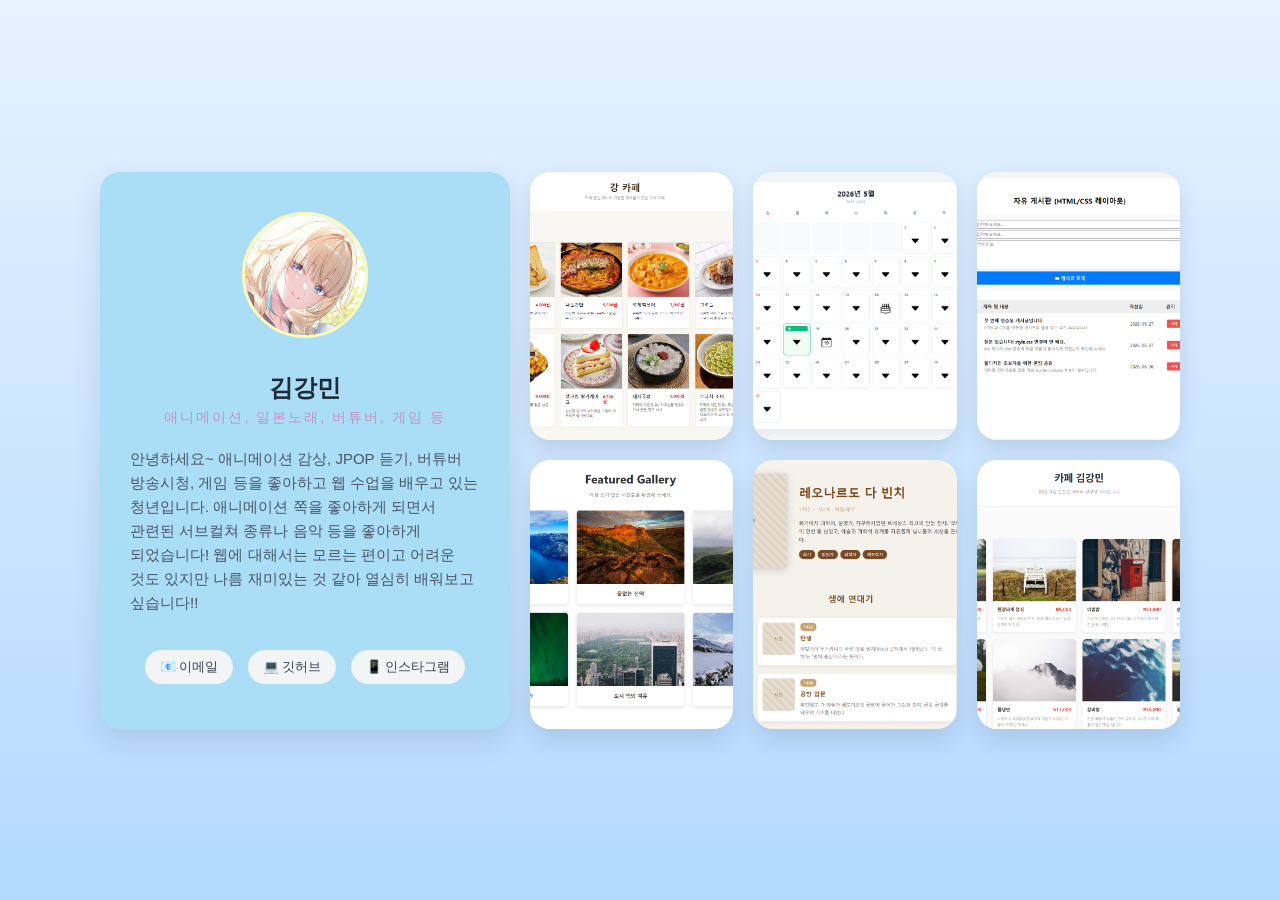
<file: index.html>
<!doctype html>
<html lang="ko">
  <head>
    <meta charset="UTF-8" />
    <meta name="viewport" content="width=device-width, initial-scale=1.0" />
    <title>김강민 소개 네임카드</title>
    <link rel="preconnect" href="https://fonts.googleapis.com" />
    <link rel="preconnect" href="https://fonts.gstatic.com" crossorigin />
    <link
      href="https://fonts.googleapis.com/css2?family=Noto+Sans+KR:wght@300;400;500;700&family=Playfair+Display:wght@700&display=swap"
      rel="stylesheet"
    />
    <link rel="stylesheet" href="style.css" />
  </head>
  <body>
    <div class="bg-animation">
    <svg class="snow-container" xmlns="http://www.w3.org/2000/svg">
        <circle class="snow snow--near" cx="10%" cy="-10" r="4" />
        <circle class="snow snow--mid" cx="30%" cy="-10" r="3" />
        <circle class="snow snow--far" cx="50%" cy="-10" r="2" />
        <circle class="snow snow--near" cx="70%" cy="-10" r="4" />
        <circle class="snow snow--mid" cx="90%" cy="-10" r="3" />
        <circle class="snow snow--near" cx="20%" cy="-10" r="4" />
        <circle class="snow snow--far" cx="40%" cy="-10" r="2" />
        <circle class="snow snow--mid" cx="60%" cy="-10" r="3" />
        <circle class="snow snow--near" cx="85%" cy="-10" r="4" />
    </svg>
    </div>

    <div class="main-container">
        
        <div class="bg-box">
            <img src="./Ema.jpg" alt="프로필 이미지" class="profile-img">
            <div class="name"> 김강민 </div>
            <div class="job-title">애니메이션, 일본노래, 버튜버, 게임 등</div>

            <div class="about-me">
                안녕하세요~ 애니메이션 감상, JPOP 듣기, 버튜버 방송시청, 게임 등을 좋아하고 웹 수업을 배우고 있는 청년입니다.
                애니메이션 쪽을 좋아하게 되면서 관련된 서브컬쳐 종류나 음악 등을 좋아하게 되었습니다!
                웹에 대해서는 모르는 편이고 어려운 것도 있지만 나름 재미있는 것 같아 열심히 배워보고 싶습니다!!
            </div>

            <div>
                <a href="mailto:kmks00514@gmail.com" class="contact-info">📧 이메일</a>
                <a href="https://github.com/Emilia-Lover" target="_blank" class="contact-info">💻 깃허브</a>
                <a href="https://instagram.com" class="contact-info">📱 인스타그램</a>
            </div>
        </div>

        <div class="photo-grid">
            <div class="item">
            <a href="./projects/cafe/index.html" target="_blank">
                <img src="./Rhkwp1.jpg" alt="사진1">
            </a>
            </div>
            <div class="item">
                <a href="./projects/Diary/index.html" target="_blank">
                <img src="./Rhkwp2.jpg" alt="사진2">
                </a>
            </div>
            <div class="item">
                <a href="./projects/wab_nb527/index.html" target="_blank">
                <img src="./Rhkwp3.jpg" alt="사진3">
                </a>
            </div>
            <div class="item">
                <a href="./projects/wab_gallery/index.html" target="_blank">
                <img src="./Rhkwp4.jpg" alt="사진4">
                </a>
            </div>
            <div class="item">
                <a href="./projects/wab_history/index.html" target="_blank">
                <img src="./Rhkwp5.jpg" alt="사진5">
                </a>
            </div>
            <div class="item">
                <a href="./projects/wab_menu/index.html" target="_blank">
                <img src="./Rhkwp6.jpg" alt="사진6"></a>
            </div>
        </div>

    </div>
  </body>
</html>
</file>
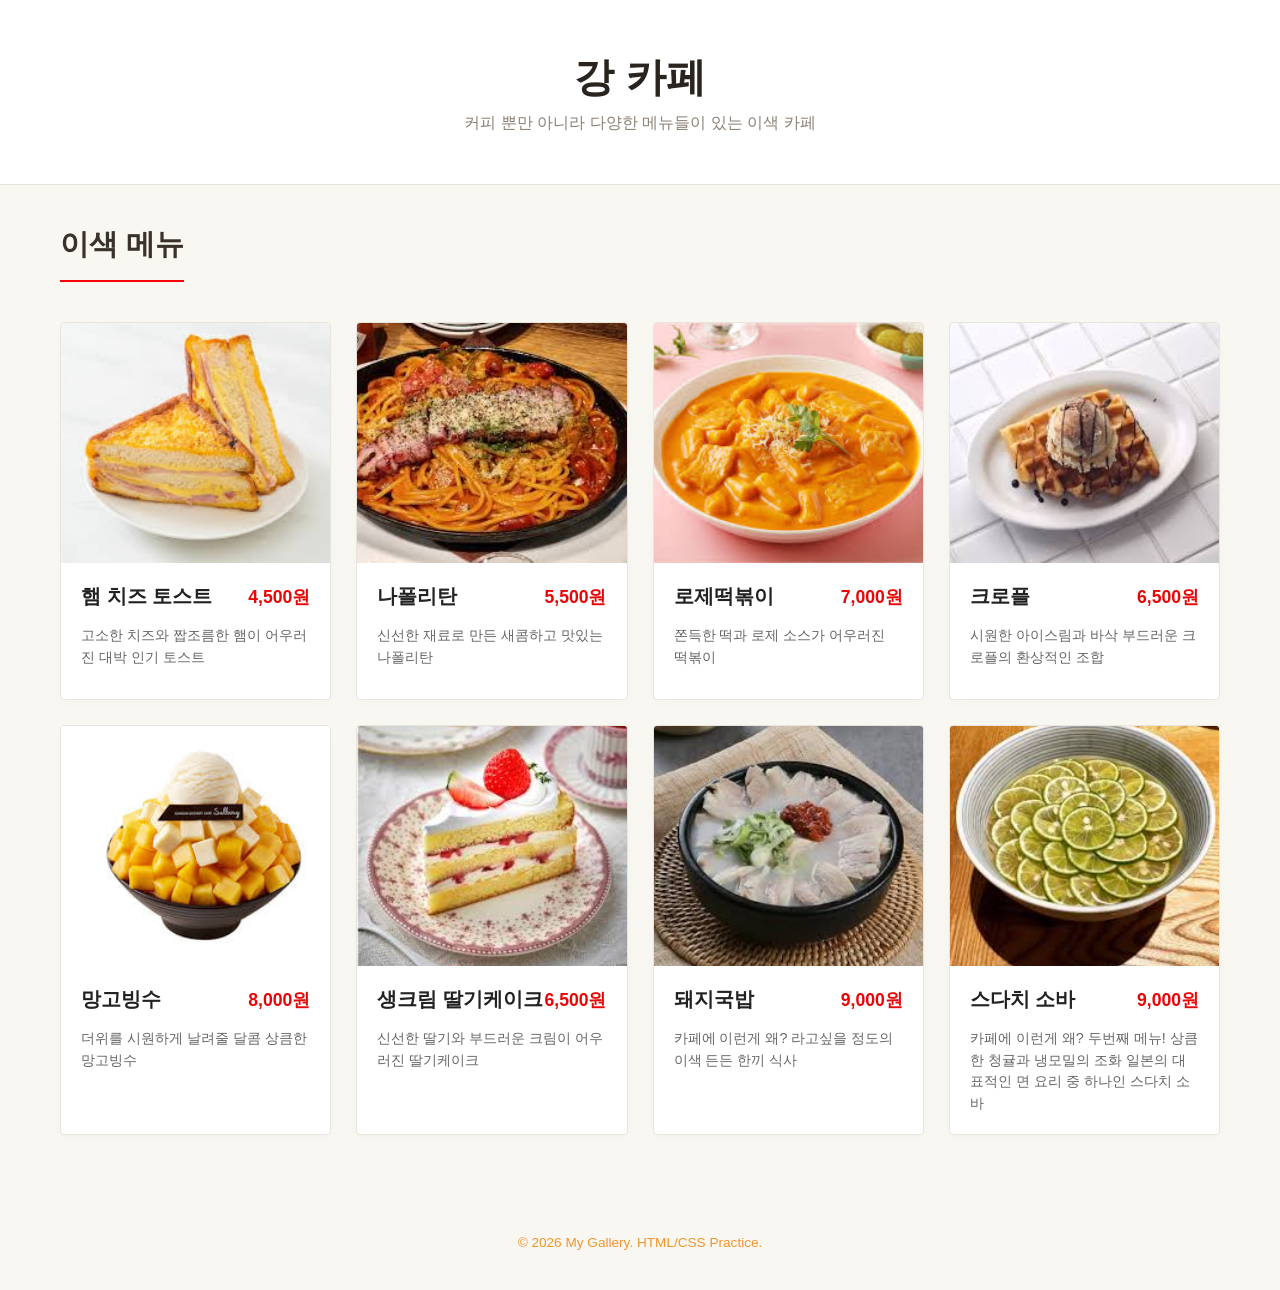
<file: projects/cafe/index.html>
<!DOCTYPE html>
<html lang="ko">
<head>
    <meta charset="UTF-8">
    <meta name="viewport" content="width=device-width, initial-scale=1.0">
    <title>강 카페 메뉴판</title>
    <link rel="stylesheet" href="style.css">
</head>
<body>

    <header>
        <div class="name">
            <h1>강 카페</h1>
            <p>커피 뿐만 아니라 다양한 메뉴들이 있는 이색 카페</p>
        </div>
    </header>

    <main id="menu" class="menu-section">
        <h2>이색 메뉴</h2>

        <!-- 전체 메뉴를 감싸는 그리드 컨테이너 -->
        <div class="menu-item">
        
            <!-- 메뉴 1 -->
            <div class="card-wrap">
                <figure class="card">
                    <img src="햄치즈.jpg" alt="햄 치즈 토스트">
                    <figcaption class="info-box">
                        <h3 class="menu-title">
                            <span class="title-txt">햄 치즈 토스트</span>
                            <strong class="menu-price">4,500원</strong>
                        </h3>
                        <p class="menu-desc">고소한 치즈와 짭조름한 햄이 어우러진 대박 인기 토스트</p>
                    </figcaption>
                </figure>
            </div>

            <!-- 메뉴 2 -->
            <div class="card-wrap">
                <figure class="card">
                    <img src="나폴리탄.jpg" alt="나폴리탄">
                    <figcaption class="info-box">
                        <h3 class="menu-title">
                            <span class="title-txt">나폴리탄</span>
                            <strong class="menu-price">5,500원</strong>
                        </h3>
                        <p class="menu-desc">신선한 재료로 만든 새콤하고 맛있는 나폴리탄</p>
                    </figcaption>
                </figure>
            </div>

            <!-- 메뉴 3 -->
            <div class="card-wrap">
                <figure class="card">
                    <img src="로제.jpg" alt="로제떡볶이">
                    <figcaption class="info-box">
                        <h3 class="menu-title">
                            <span class="title-txt">로제떡볶이</span>
                            <strong class="menu-price">7,000원</strong>
                        </h3>
                        <p class="menu-desc">쫀득한 떡과 로제 소스가 어우러진 떡볶이</p>
                    </figcaption>
                </figure>
            </div>

            <!-- 메뉴 4 -->
            <div class="card-wrap">
                <figure class="card">
                    <img src="크로플.jpg" alt="크로플">
                    <figcaption class="info-box">
                        <h3 class="menu-title">
                            <span class="title-txt">크로플</span>
                            <strong class="menu-price">6,500원</strong>
                        </h3>
                        <p class="menu-desc">시원한 아이스림과 바삭 부드러운 크로플의 환상적인 조합</p>
                    </figcaption>
                </figure>
            </div>

            <!-- 메뉴 5 -->
            <div class="card-wrap">
                <figure class="card">
                    <img src="망고빙수.jpg" alt="망고빙수">
                    <figcaption class="info-box">
                        <h3 class="menu-title">
                            <span class="title-txt">망고빙수</span>
                            <strong class="menu-price">8,000원</strong>
                        </h3>
                        <p class="menu-desc">더위를 시원하게 날려줄 달콤 상큼한 망고빙수</p>
                    </figcaption>
                </figure>
            </div>

            <!-- 메뉴 6 -->
            <div class="card-wrap">
                <figure class="card">
                    <img src="딸기케이크.jpg" alt="딸기케이크">
                    <figcaption class="info-box">
                        <h3 class="menu-title">
                            <span class="title-txt">생크림 딸기케이크</span>
                            <strong class="menu-price">6,500원</strong>
                        </h3>
                        <p class="menu-desc">신선한 딸기와 부드러운 크림이 어우러진 딸기케이크</p>
                    </figcaption>
                </figure>
            </div>

            <!-- 메뉴 7 -->
            <div class="card-wrap">
                <figure class="card">
                    <img src="돼지국밥.jpg" alt="돼지국밥">
                    <figcaption class="info-box">
                        <h3 class="menu-title">
                            <span class="title-txt">돼지국밥</span>
                            <strong class="menu-price">9,000원</strong>
                        </h3>
                        <p class="menu-desc">카페에 이런게 왜? 라고싶을 정도의 이색 든든 한끼 식사</p>
                    </figcaption>
                </figure>
            </div>

            <!-- 메뉴 8 -->
            <div class="card-wrap">
                <figure class="card">
                    <img src="스다치.jpg" alt="스다치소바">
                    <figcaption class="info-box">
                        <h3 class="menu-title">
                            <span class="title-txt">스다치 소바</span>
                            <strong class="menu-price">9,000원</strong>
                        </h3>
                        <p class="menu-desc">카페에 이런게 왜? 두번째 메뉴! 상큼한 청귤과 냉모밀의 조화 일본의 대표적인 면 요리 중 하나인 스다치 소바</p>
                    </figcaption>
                </figure>
            </div>

        </div>
    </main>

    <footer>
      <p>&copy; 2026 My Gallery. HTML/CSS Practice.</p>
    </footer>

</body>
</html>
</file>
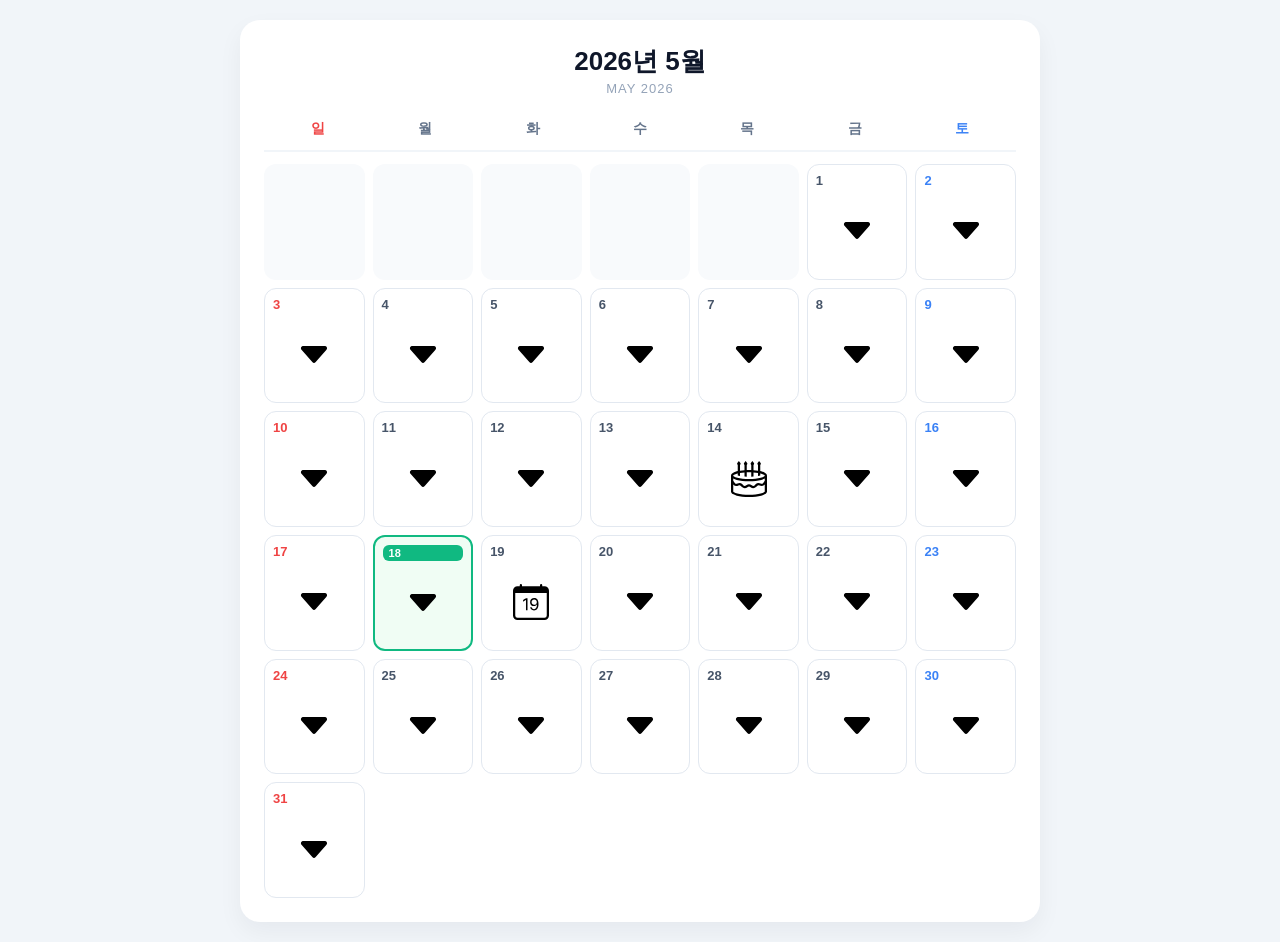
<file: projects/Diary/index.html>
<!DOCTYPE html>
<html lang="ko">
<head>
    <meta charset="UTF-8">
    <meta name="viewport" content="width=device-width, initial-scale=1.0">
    <title>2026년 5월 메모지 캘린더</title>
    <link rel="stylesheet" href="style.css">
</head>
<body>
    <!-- 달력 전체를 감싸는 컨테이너 -->
    <div class="calendar-container">
        
        <!-- 달력 헤더 부 (연도 및 월) -->
        <div class="calendar-header">
            <h1>2026년 5월</h1>
            <p>May 2026</p>
        </div>

        <!-- 요일 표시 줄 -->
        <div class="weeks">
            <div class="week sun">일</div>
            <div class="week">월</div>
            <div class="week">화</div>
            <div class="week">수</div>
            <div class="week">목</div>
            <div class="week">금</div>
            <div class="week sat">토</div>
        </div>

        <!-- 날짜 격자판 (CSS의 .calendar-days와 일치시킴) -->
        <div class="calendar-days">
            <!-- 앞선 달의 빈 칸들 (CSS의 .day.empty와 일치시킴) -->
            <div class="day empty"></div>
            <div class="day empty"></div>
            <div class="day empty"></div>
            <div class="day empty"></div>
            <div class="day empty"></div>

            <!-- 1일 ~ 31일 날짜 시작 (각 SVG를 .emoji-slot으로 감싸 정렬) -->
            <div class="day">
                <span class="num">1</span>
                <div class="emoji-slot">
                    <svg xmlns="http://www.w3.org/2000/svg" width="16" height="16" fill="currentColor" class="bi bi-caret-down-fill" viewBox="0 0 16 16">
                        <path d="M7.247 11.14 2.451 5.658C1.885 5.013 2.345 4 3.204 4h9.592a1 1 0 0 1 .753 1.659l-4.796 5.48a1 1 0 0 1-1.506 0z"/>
                    </svg>
                </div>
            </div>
            
            <div class="day sat">
                <span class="num">2</span>
                <div class="emoji-slot">
                    <svg xmlns="http://www.w3.org/2000/svg" width="16" height="16" fill="currentColor" class="bi bi-caret-down-fill" viewBox="0 0 16 16">
                        <path d="M7.247 11.14 2.451 5.658C1.885 5.013 2.345 4 3.204 4h9.592a1 1 0 0 1 .753 1.659l-4.796 5.48a1 1 0 0 1-1.506 0z"/>
                    </svg>
                </div>
            </div>
            
            <div class="day sun">
                <span class="num">3</span>
                <div class="emoji-slot">
                    <svg xmlns="http://www.w3.org/2000/svg" width="16" height="16" fill="currentColor" class="bi bi-caret-down-fill" viewBox="0 0 16 16">
                        <path d="M7.247 11.14 2.451 5.658C1.885 5.013 2.345 4 3.204 4h9.592a1 1 0 0 1 .753 1.659l-4.796 5.48a1 1 0 0 1-1.506 0z"/>
                    </svg>
                </div>
            </div>
            
            <div class="day">
                <span class="num">4</span>
                <div class="emoji-slot">
                    <svg xmlns="http://www.w3.org/2000/svg" width="16" height="16" fill="currentColor" class="bi bi-caret-down-fill" viewBox="0 0 16 16">
                        <path d="M7.247 11.14 2.451 5.658C1.885 5.013 2.345 4 3.204 4h9.592a1 1 0 0 1 .753 1.659l-4.796 5.48a1 1 0 0 1-1.506 0z"/>
                    </svg>
                </div>
            </div>
            
            <div class="day">
                <span class="num">5</span>
                <div class="emoji-slot">
                    <svg xmlns="http://www.w3.org/2000/svg" width="16" height="16" fill="currentColor" class="bi bi-caret-down-fill" viewBox="0 0 16 16">
                        <path d="M7.247 11.14 2.451 5.658C1.885 5.013 2.345 4 3.204 4h9.592a1 1 0 0 1 .753 1.659l-4.796 5.48a1 1 0 0 1-1.506 0z"/>
                    </svg>
                </div>
            </div>
            
            <div class="day">
                <span class="num">6</span>
                <div class="emoji-slot">
                    <svg xmlns="http://www.w3.org/2000/svg" width="16" height="16" fill="currentColor" class="bi bi-caret-down-fill" viewBox="0 0 16 16">
                        <path d="M7.247 11.14 2.451 5.658C1.885 5.013 2.345 4 3.204 4h9.592a1 1 0 0 1 .753 1.659l-4.796 5.48a1 1 0 0 1-1.506 0z"/>
                    </svg>
                </div>
            </div>
            
            <div class="day">
                <span class="num">7</span>
                <div class="emoji-slot">
                    <svg xmlns="http://www.w3.org/2000/svg" width="16" height="16" fill="currentColor" class="bi bi-caret-down-fill" viewBox="0 0 16 16">
                        <path d="M7.247 11.14 2.451 5.658C1.885 5.013 2.345 4 3.204 4h9.592a1 1 0 0 1 .753 1.659l-4.796 5.48a1 1 0 0 1-1.506 0z"/>
                    </svg>
                </div>
            </div>

            <div class="day">
                <span class="num">8</span>
                <div class="emoji-slot">
                    <svg xmlns="http://www.w3.org/2000/svg" width="16" height="16" fill="currentColor" class="bi bi-caret-down-fill" viewBox="0 0 16 16">
                        <path d="M7.247 11.14 2.451 5.658C1.885 5.013 2.345 4 3.204 4h9.592a1 1 0 0 1 .753 1.659l-4.796 5.48a1 1 0 0 1-1.506 0z"/>
                    </svg>
                </div>
            </div>

            <div class="day sat">
                <span class="num">9</span>
                <div class="emoji-slot">
                    <svg xmlns="http://www.w3.org/2000/svg" width="16" height="16" fill="currentColor" class="bi bi-caret-down-fill" viewBox="0 0 16 16">
                        <path d="M7.247 11.14 2.451 5.658C1.885 5.013 2.345 4 3.204 4h9.592a1 1 0 0 1 .753 1.659l-4.796 5.48a1 1 0 0 1-1.506 0z"/>
                    </svg>
                </div>
            </div>

            <div class="day sun">
                <span class="num">10</span>
                <div class="emoji-slot">
                    <svg xmlns="http://www.w3.org/2000/svg" width="16" height="16" fill="currentColor" class="bi bi-caret-down-fill" viewBox="0 0 16 16">
                        <path d="M7.247 11.14 2.451 5.658C1.885 5.013 2.345 4 3.204 4h9.592a1 1 0 0 1 .753 1.659l-4.796 5.48a1 1 0 0 1-1.506 0z"/>
                    </svg>
                </div>
            </div>

            <div class="day">
                <span class="num">11</span>
                <div class="emoji-slot">
                    <svg xmlns="http://www.w3.org/2000/svg" width="16" height="16" fill="currentColor" class="bi bi-caret-down-fill" viewBox="0 0 16 16">
                        <path d="M7.247 11.14 2.451 5.658C1.885 5.013 2.345 4 3.204 4h9.592a1 1 0 0 1 .753 1.659l-4.796 5.48a1 1 0 0 1-1.506 0z"/>
                    </svg>
                </div>
            </div>

            <div class="day">
                <span class="num">12</span>
                <div class="emoji-slot">
                    <svg xmlns="http://www.w3.org/2000/svg" width="16" height="16" fill="currentColor" class="bi bi-caret-down-fill" viewBox="0 0 16 16">
                        <path d="M7.247 11.14 2.451 5.658C1.885 5.013 2.345 4 3.204 4h9.592a1 1 0 0 1 .753 1.659l-4.796 5.48a1 1 0 0 1-1.506 0z"/>
                    </svg>
                </div>
            </div>

            <div class="day">
                <span class="num">13</span>
                <div class="emoji-slot">
                    <svg xmlns="http://www.w3.org/2000/svg" width="16" height="16" fill="currentColor" class="bi bi-caret-down-fill" viewBox="0 0 16 16">
                        <path d="M7.247 11.14 2.451 5.658C1.885 5.013 2.345 4 3.204 4h9.592a1 1 0 0 1 .753 1.659l-4.796 5.48a1 1 0 0 1-1.506 0z"/>
                    </svg>
                </div>
            </div>

            <!-- 14일 (식품/케이크 아이콘 고유 슬롯) -->
            <div class="day">
                <span class="num">14</span>
                <div class="emoji-slot">
                    <svg xmlns="http://www.w3.org/2000/svg" width="16" height="16" fill="currentColor" class="bi bi-cake2" viewBox="0 0 16 16">
                        <path d="m3.494.013-.595.79A.747.747 0 0 0 3 1.814v2.683q-.224.051-.432.107c-.702.187-1.305.418-1.745.696C.408 5.56 0 5.954 0 6.5v7c0 .546.408.94.823 1.201.44.278 1.043.51 1.745.696C3.978 15.773 5.898 16 8 16s4.022-.227 5.432-.603c.701-.187 1.305-.418 1.745-.696.415-.261.823-.655.823-1.201v-7c0-.546-.408-.94-.823-1.201-.44-.278-1.043-.51-1.745-.696A12 12 0 0 0 13 4.496v-2.69a.747.747 0 0 0 .092-1.004l-.598-.79-.595.792A.747.747 0 0 0 12 1.813V4.3a22 22 0 0 0-2-.23V1.806a.747.747 0 0 0 .092-1.004l-.598-.79-.595.792A.747.747 0 0 0 9 1.813v2.204a29 29 0 0 0-2 0V1.806A.747.747 0 0 0 7.092.802l-.598-.79-.595.792A.747.747 0 0 0 6 1.813V4.07c-.71.05-1.383.129-2 .23V1.806A.747.747 0 0 0 4.092.802zm-.668 5.556L3 5.524v.967q.468.111 1 .201V5.315a21 21 0 0 1 2-.242v1.855q.488.036 1 .054V5.018a28 28 0 0 1 2 0v1.964q.512-.018 1-.054V5.073c.72.054 1.393.137 2 .242v1.377q.532-.09 1-.201v-.967l.175.045c.655.175 1.15.374 1.469.575.344.217.356.35.356.356s-.012.139-.356.356c-.319.2-.814.4-1.47.575C11.87 7.78 10.041 8 8 8c-2.04 0-3.87-.221-5.174-.569-.656-.175-1.151-.374-1.47-.575C1.012 6.639 1 6.506 1 6.5s.012-.139.356-.356c.319-.2.814-.4 1.47-.575M15 7.806v1.027l-.68.907a.94.94 0 0 1-1.17.276 1.94 1.94 0 0 0-2.236.363l-.348.348a1 1 0 0 1-1.307.092l-.06-.044a2 2 0 0 0-2.399 0l-.06.044a1 1 0 0 1-1.306-.092l-.35-.35a1.935 1.935 0 0 0-2.233-.362.935.935 0 0 1-1.168-.277L1 8.82V7.806c.42.232.956.428 1.568.591C3.978 8.773 5.898 9 8 9s4.022-.227 5.432-.603c.612-.163 1.149-.36 1.568-.591m0 2.679V13.5c0 .006-.012.139-.356.355-.319.202-.814.401-1.47.576C11.87 14.78 10.041 15 8 15c-2.04 0-3.87-.221-5.174-.569-.656-.175-1.151-.374-1.47-.575-.344-.217-.356-.35-.356-.356v-3.02a1.935 1.935 0 0 0 2.298.43.935.935 0 0 1 1.08.175l.348.349a2 2 0 0 0 2.615.185l.059-.044a1 1 0 0 1 1.2 0l.06.044a2 2 0 0 0 2.613-.185l.348-.348a.94.94 0 0 1 1.082-.175c.781.39 1.718.208 2.297-.426"/>
                    </svg>
                </div>
            </div>

            <div class="day">
                <span class="num">15</span>
                <div class="emoji-slot">
                    <svg xmlns="http://www.w3.org/2000/svg" width="16" height="16" fill="currentColor" class="bi bi-caret-down-fill" viewBox="0 0 16 16">
                        <path d="M7.247 11.14 2.451 5.658C1.885 5.013 2.345 4 3.204 4h9.592a1 1 0 0 1 .753 1.659l-4.796 5.48a1 1 0 0 1-1.506 0z"/>
                    </svg>
                </div>
            </div>

            <div class="day sat">
                <span class="num">16</span>
                <div class="emoji-slot">
                    <svg xmlns="http://www.w3.org/2000/svg" width="16" height="16" fill="currentColor" class="bi bi-caret-down-fill" viewBox="0 0 16 16">
                        <path d="M7.247 11.14 2.451 5.658C1.885 5.013 2.345 4 3.204 4h9.592a1 1 0 0 1 .753 1.659l-4.796 5.48a1 1 0 0 1-1.506 0z"/>
                    </svg>
                </div>
            </div>

            <div class="day sun">
                <span class="num">17</span>
                <div class="emoji-slot">
                    <svg xmlns="http://www.w3.org/2000/svg" width="16" height="16" fill="currentColor" class="bi bi-caret-down-fill" viewBox="0 0 16 16">
                        <path d="M7.247 11.14 2.451 5.658C1.885 5.013 2.345 4 3.204 4h9.592a1 1 0 0 1 .753 1.659l-4.796 5.48a1 1 0 0 1-1.506 0z"/>
                    </svg>
                </div>
            </div>

            <!-- 18일 (오늘 날짜 강조 클래스인 'today' 부여) -->
            <div class="day today">
                <span class="num">18</span>
                <div class="emoji-slot">
                    <svg xmlns="http://www.w3.org/2000/svg" width="16" height="16" fill="currentColor" class="bi bi-caret-down-fill" viewBox="0 0 16 16">
                        <path d="M7.247 11.14 2.451 5.658C1.885 5.013 2.345 4 3.204 4h9.592a1 1 0 0 1 .753 1.659l-4.796 5.48a1 1 0 0 1-1.506 0z"/>
                    </svg>
                </div>
            </div>

            <!-- 19일 (캘린더 모양 고유 아이콘 슬롯) -->
            <div class="day">
                <span class="num">19</span>
                <div class="emoji-slot">
                    <svg xmlns="http://www.w3.org/2000/svg" width="16" height="16" fill="currentColor" class="bi bi-calendar-date" viewBox="0 0 16 16">
                        <path d="M6.445 11.688V6.354h-.633A13 13 0 0 0 4.5 7.16v.695c.375-.257.969-.62 1.258-.777h.012v4.61zm1.188-1.305c.047.64.594 1.406 1.703 1.406 1.258 0 2-1.066 2-2.871 0-1.934-.781-2.668-1.953-2.668-.926 0-1.797.672-1.797 1.809 0 1.16.824 1.77 1.676 1.77.746 0 1.23-.376 1.383-.79h.027c-.004 1.316-.461 2.164-1.305 2.164-.664 0-1.008-.45-1.05-.82zm2.953-2.317c0 .696-.559 1.18-1.184 1.18-.601 0-1.144-.383-1.144-1.2 0-.823.582-1.21 1.168-1.21.633 0 1.16.398 1.16 1.23"/>
                        <path d="M3.5 0a.5.5 0 0 1 .5.5V1h8V.5a.5.5 0 0 1 1 0V1h1a2 2 0 0 1 2 2v11a2 2 0 0 1-2 2H2a2 2 0 0 1-2-2V3a2 2 0 0 1 2-2h1V.5a.5.5 0 0 1 .5-.5M1 4v10a1 1 0 0 0 1 1h12a1 1 0 0 0 1-1V4z"/>
                    </svg>
                </div>
            </div>

            <div class="day">
                <span class="num">20</span>
                <div class="emoji-slot">
                    <svg xmlns="http://www.w3.org/2000/svg" width="16" height="16" fill="currentColor" class="bi bi-caret-down-fill" viewBox="0 0 16 16">
                        <path d="M7.247 11.14 2.451 5.658C1.885 5.013 2.345 4 3.204 4h9.592a1 1 0 0 1 .753 1.659l-4.796 5.48a1 1 0 0 1-1.506 0z"/>
                    </svg>
                </div>
            </div>

            <div class="day">
                <span class="num">21</span>
                <div class="emoji-slot">
                    <svg xmlns="http://www.w3.org/2000/svg" width="16" height="16" fill="currentColor" class="bi bi-caret-down-fill" viewBox="0 0 16 16">
                        <path d="M7.247 11.14 2.451 5.658C1.885 5.013 2.345 4 3.204 4h9.592a1 1 0 0 1 .753 1.659l-4.796 5.48a1 1 0 0 1-1.506 0z"/>
                    </svg>
                </div>
            </div>
            
            <div class="day">
                <span class="num">22</span>
                <div class="emoji-slot">
                    <svg xmlns="http://www.w3.org/2000/svg" width="16" height="16" fill="currentColor" class="bi bi-caret-down-fill" viewBox="0 0 16 16">
                        <path d="M7.247 11.14 2.451 5.658C1.885 5.013 2.345 4 3.204 4h9.592a1 1 0 0 1 .753 1.659l-4.796 5.48a1 1 0 0 1-1.506 0z"/>
                    </svg>
                </div>
            </div>
            
            <div class="day sat">
                <span class="num">23</span>
                <div class="emoji-slot">
                    <svg xmlns="http://www.w3.org/2000/svg" width="16" height="16" fill="currentColor" class="bi bi-caret-down-fill" viewBox="0 0 16 16">
                        <path d="M7.247 11.14 2.451 5.658C1.885 5.013 2.345 4 3.204 4h9.592a1 1 0 0 1 .753 1.659l-4.796 5.48a1 1 0 0 1-1.506 0z"/>
                    </svg>
                </div>
            </div>
            
            <div class="day sun">
                <span class="num">24</span>
                <div class="emoji-slot">
                    <svg xmlns="http://www.w3.org/2000/svg" width="16" height="16" fill="currentColor" class="bi bi-caret-down-fill" viewBox="0 0 16 16">
                        <path d="M7.247 11.14 2.451 5.658C1.885 5.013 2.345 4 3.204 4h9.592a1 1 0 0 1 .753 1.659l-4.796 5.48a1 1 0 0 1-1.506 0z"/>
                    </svg>
                </div>
            </div>
            
            <div class="day">
                <span class="num">25</span>
                <div class="emoji-slot">
                    <svg xmlns="http://www.w3.org/2000/svg" width="16" height="16" fill="currentColor" class="bi bi-caret-down-fill" viewBox="0 0 16 16">
                        <path d="M7.247 11.14 2.451 5.658C1.885 5.013 2.345 4 3.204 4h9.592a1 1 0 0 1 .753 1.659l-4.796 5.48a1 1 0 0 1-1.506 0z"/>
                    </svg>
                </div>
            </div>

            <div class="day">
                <span class="num">26</span>
                <div class="emoji-slot">
                    <svg xmlns="http://www.w3.org/2000/svg" width="16" height="16" fill="currentColor" class="bi bi-caret-down-fill" viewBox="0 0 16 16">
                        <path d="M7.247 11.14 2.451 5.658C1.885 5.013 2.345 4 3.204 4h9.592a1 1 0 0 1 .753 1.659l-4.796 5.48a1 1 0 0 1-1.506 0z"/>
                    </svg>
                </div>
            </div>

            <div class="day">
                <span class="num">27</span>
                <div class="emoji-slot">
                    <svg xmlns="http://www.w3.org/2000/svg" width="16" height="16" fill="currentColor" class="bi bi-caret-down-fill" viewBox="0 0 16 16">
                        <path d="M7.247 11.14 2.451 5.658C1.885 5.013 2.345 4 3.204 4h9.592a1 1 0 0 1 .753 1.659l-4.796 5.48a1 1 0 0 1-1.506 0z"/>
                    </svg>
                </div>
            </div>

            <div class="day">
                <span class="num">28</span>
                <div class="emoji-slot">
                    <svg xmlns="http://www.w3.org/2000/svg" width="16" height="16" fill="currentColor" class="bi bi-caret-down-fill" viewBox="0 0 16 16">
                        <path d="M7.247 11.14 2.451 5.658C1.885 5.013 2.345 4 3.204 4h9.592a1 1 0 0 1 .753 1.659l-4.796 5.48a1 1 0 0 1-1.506 0z"/>
                    </svg>
                </div>
            </div>
            
            <div class="day">
                <span class="num">29</span>
                <div class="emoji-slot">
                    <svg xmlns="http://www.w3.org/2000/svg" width="16" height="16" fill="currentColor" class="bi bi-caret-down-fill" viewBox="0 0 16 16">
                        <path d="M7.247 11.14 2.451 5.658C1.885 5.013 2.345 4 3.204 4h9.592a1 1 0 0 1 .753 1.659l-4.796 5.48a1 1 0 0 1-1.506 0z"/>
                    </svg>
                </div>
            </div>

            <div class="day sat">
                <span class="num">30</span>
                <div class="emoji-slot">
                    <svg xmlns="http://www.w3.org/2000/svg" width="16" height="16" fill="currentColor" class="bi bi-caret-down-fill" viewBox="0 0 16 16">
                        <path d="M7.247 11.14 2.451 5.658C1.885 5.013 2.345 4 3.204 4h9.592a1 1 0 0 1 .753 1.659l-4.796 5.48a1 1 0 0 1-1.506 0z"/>
                    </svg>
                </div>
            </div>
            
            <div class="day sun">
                <span class="num">31</span>
                <div class="emoji-slot">
                    <svg xmlns="http://www.w3.org/2000/svg" width="16" height="16" fill="currentColor" class="bi bi-caret-down-fill" viewBox="0 0 16 16">
                        <path d="M7.247 11.14 2.451 5.658C1.885 5.013 2.345 4 3.204 4h9.592a1 1 0 0 1 .753 1.659l-4.796 5.48a1 1 0 0 1-1.506 0z"/>
                    </svg>
                </div>
            </div>
        </div> <!-- .calendar-days 끝 -->

    </div> <!-- .calendar-container 끝 -->
</body>
</html>
</file>
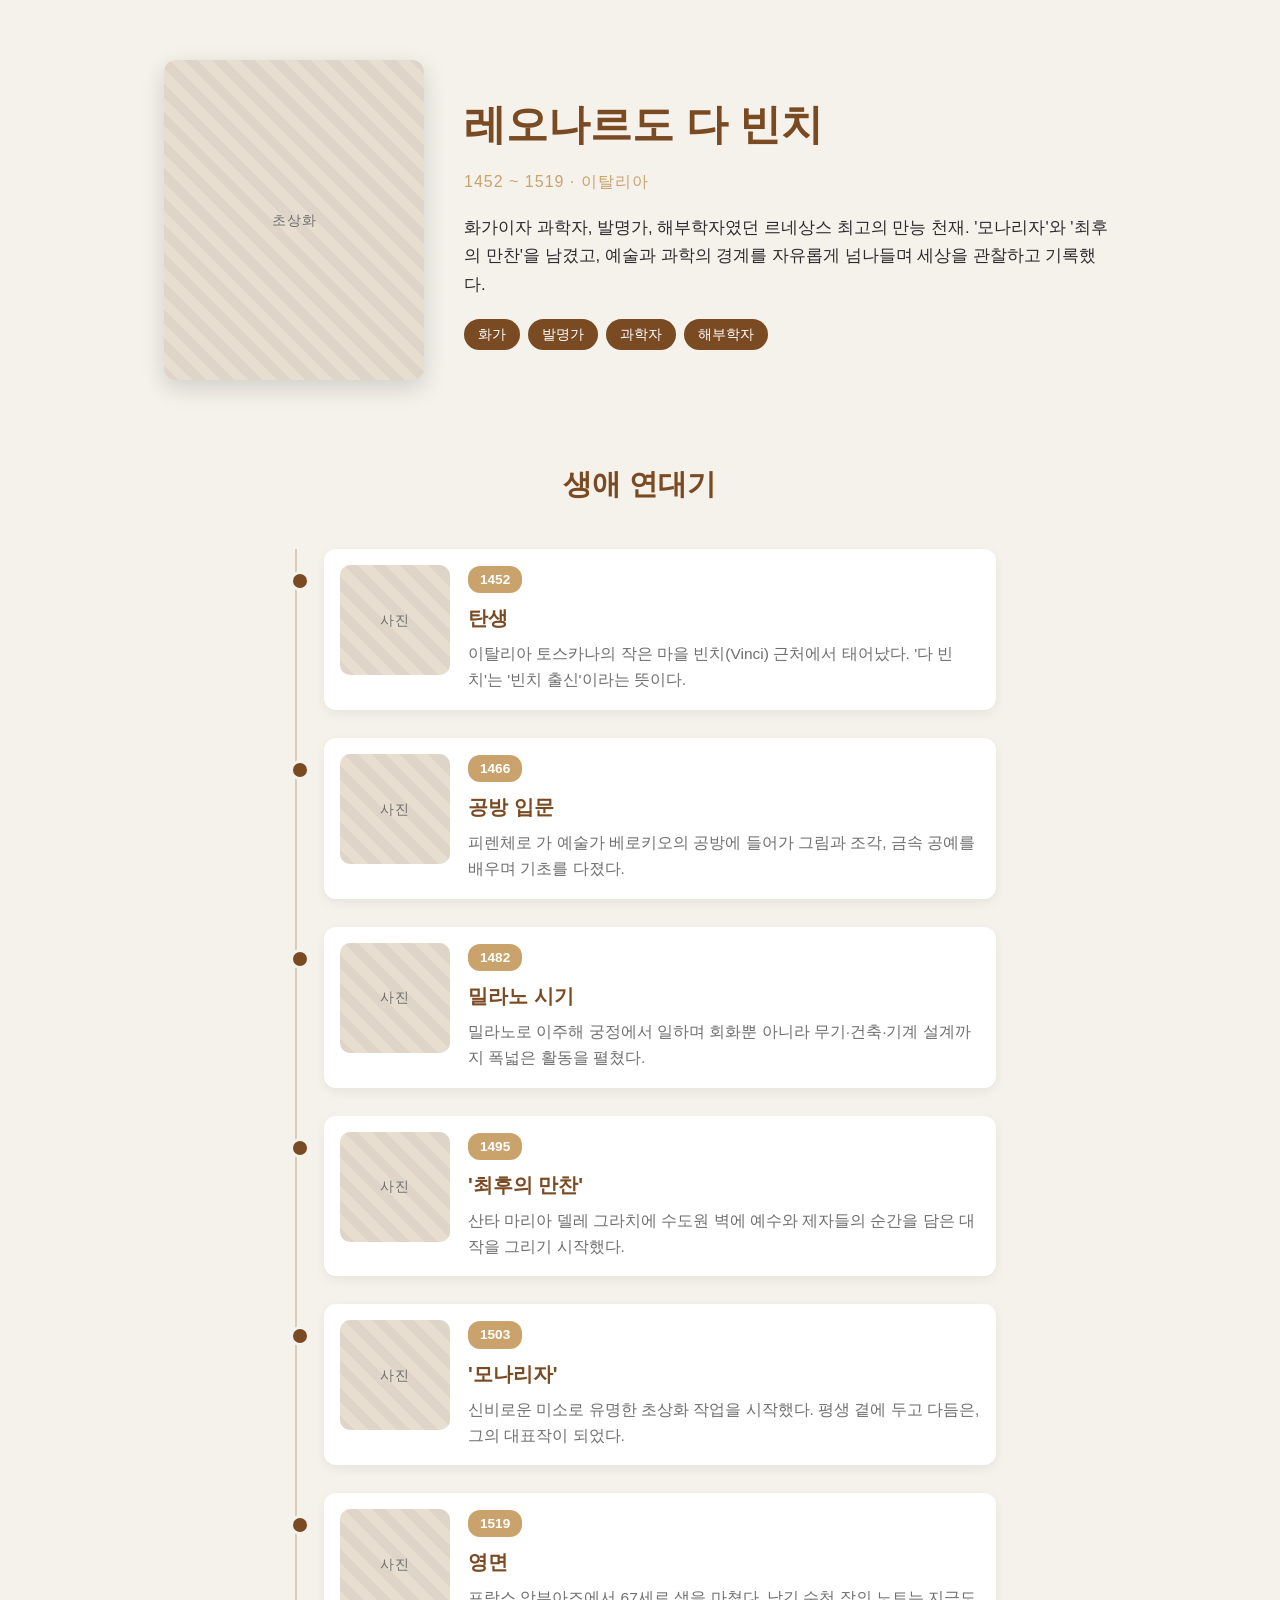
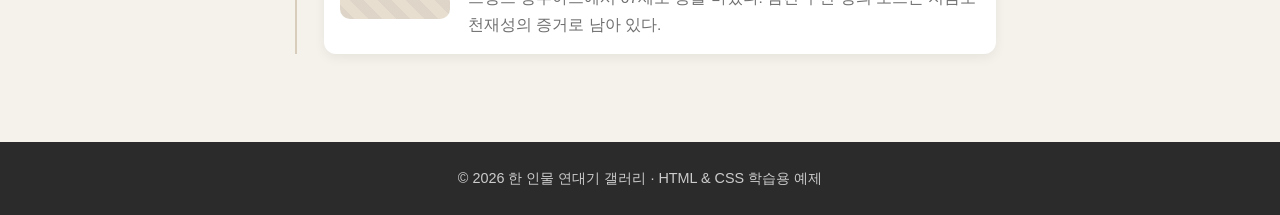
<file: projects/wab_history/index.html>
<!DOCTYPE html>
<!-- ===================================================================
     DOCTYPE: 이 문서가 HTML5 문서임을 브라우저에 알림. 항상 첫 줄.
==================================================================== -->
<html lang="ko">
<!-- <html> : 모든 요소를 감싸는 최상위(루트) 요소.
     lang="ko" : 주 언어가 한국어임을 명시(접근성/검색엔진에 도움). -->

<head>
  <!-- <head> : 화면에 직접 보이지 않는 문서 정보(메타데이터) 영역. -->

  <!-- 문자 인코딩: UTF-8 은 한글 포함 전 세계 문자를 표현. -->
  <meta charset="UTF-8">

  <!-- 반응형 설정: 모바일 화면 너비에 맞춰 배율 조정. -->
  <meta name="viewport" content="width=device-width, initial-scale=1.0">

  <!-- 브라우저 탭에 보이는 제목. -->
  <title>레오나르도 다 빈치 | 한 인물 연대기</title>

  <!-- 외부 CSS 파일 연결. -->
  <link rel="stylesheet" href="style.css">
</head>

<body>

  <!-- =============================================================
       [1] 히어로 섹션
       페이지 맨 위에서 인물의 "사진 + 핵심 요약"을 크게 보여주는 영역.
       방문자가 누구에 대한 페이지인지 한눈에 알 수 있게 한다.
  ============================================================== -->
  <header class="hero">

    <!-- 인물 대표 사진.
         지금은 CSS 로 꾸민 박스(placeholder)로 표시한다.
         === 실제 사진으로 바꾸려면 아래 <div> 대신 이렇게 쓰면 됨 ===
         <img class="hero-photo" src="이미지파일.jpg" alt="레오나르도 다 빈치 초상">
         (src 에는 사진 경로, alt 에는 사진 설명을 적는다.) -->
    <div class="hero-photo" aria-label="레오나르도 다 빈치 초상">
      <span class="photo-label">초상화</span>
    </div>

    <!-- 인물 요약 텍스트 묶음. -->
    <div class="hero-text">
      <h1 class="hero-name">레오나르도 다 빈치</h1>
      <!-- <h1> : 페이지에서 가장 중요한 제목(보통 1개). -->

      <p class="hero-life">1452 ~ 1519 · 이탈리아</p>

      <p class="hero-summary">
        화가이자 과학자, 발명가, 해부학자였던 르네상스 최고의 만능 천재.
        '모나리자'와 '최후의 만찬'을 남겼고, 예술과 과학의 경계를
        자유롭게 넘나들며 세상을 관찰하고 기록했다.
      </p>

      <!-- 인물을 대표하는 키워드 태그. <ul> 은 순서 없는 목록. -->
      <ul class="hero-tags">
        <li>화가</li>
        <li>발명가</li>
        <li>과학자</li>
        <li>해부학자</li>
      </ul>
    </div>

  </header>

  <!-- =============================================================
       [2] 일대기(타임라인) 섹션
       인물의 생애를 시간순으로 사진과 함께 나열한다.
       <main> 은 페이지의 핵심 본문(한 페이지에 1개).
  ============================================================== -->
  <main class="timeline">

    <h2 class="timeline-title">생애 연대기</h2>
    <!-- <h2> : <h1> 다음 단계 제목(섹션 제목). -->

    <!-- 세로로 흐르는 타임라인 묶음. -->
    <div class="timeline-track">

      <!-- ---------------------------------------------------------
           일대기 항목 1개 단위.
           <article> 는 그 자체로 의미가 통하는 독립 콘텐츠.
           구조: [사진] + [연도 + 제목 + 설명]
      ---------------------------------------------------------- -->
      <article class="event">
        <!-- 이 사건의 사진(placeholder). 실제 사진은 위와 같은 방식으로 교체. -->
        <div class="event-photo"><span class="photo-label">사진</span></div>

        <div class="event-body">
          <span class="event-year">1452</span>
          <h3 class="event-title">탄생</h3>
          <!-- <h3> : <h2> 하위 제목. -->
          <p class="event-desc">
            이탈리아 토스카나의 작은 마을 빈치(Vinci) 근처에서 태어났다.
            '다 빈치'는 '빈치 출신'이라는 뜻이다.
          </p>
        </div>
      </article>

      <article class="event">
        <div class="event-photo"><span class="photo-label">사진</span></div>
        <div class="event-body">
          <span class="event-year">1466</span>
          <h3 class="event-title">공방 입문</h3>
          <p class="event-desc">
            피렌체로 가 예술가 베로키오의 공방에 들어가
            그림과 조각, 금속 공예를 배우며 기초를 다졌다.
          </p>
        </div>
      </article>

      <article class="event">
        <div class="event-photo"><span class="photo-label">사진</span></div>
        <div class="event-body">
          <span class="event-year">1482</span>
          <h3 class="event-title">밀라노 시기</h3>
          <p class="event-desc">
            밀라노로 이주해 궁정에서 일하며 회화뿐 아니라
            무기·건축·기계 설계까지 폭넓은 활동을 펼쳤다.
          </p>
        </div>
      </article>

      <article class="event">
        <div class="event-photo"><span class="photo-label">사진</span></div>
        <div class="event-body">
          <span class="event-year">1495</span>
          <h3 class="event-title">'최후의 만찬'</h3>
          <p class="event-desc">
            산타 마리아 델레 그라치에 수도원 벽에
            예수와 제자들의 순간을 담은 대작을 그리기 시작했다.
          </p>
        </div>
      </article>

      <article class="event">
        <div class="event-photo"><span class="photo-label">사진</span></div>
        <div class="event-body">
          <span class="event-year">1503</span>
          <h3 class="event-title">'모나리자'</h3>
          <p class="event-desc">
            신비로운 미소로 유명한 초상화 작업을 시작했다.
            평생 곁에 두고 다듬은, 그의 대표작이 되었다.
          </p>
        </div>
      </article>

      <article class="event">
        <div class="event-photo"><span class="photo-label">사진</span></div>
        <div class="event-body">
          <span class="event-year">1519</span>
          <h3 class="event-title">영면</h3>
          <p class="event-desc">
            프랑스 앙부아즈에서 67세로 생을 마쳤다.
            남긴 수천 장의 노트는 지금도 천재성의 증거로 남아 있다.
          </p>
        </div>
      </article>

    </div><!-- /.timeline-track -->
  </main>

  <!-- =============================================================
       [3] 푸터(꼬리말)
  ============================================================== -->
  <footer class="site-footer">
    <p>© 2026 한 인물 연대기 갤러리 · HTML &amp; CSS 학습용 예제</p>
    <!-- &amp; 는 특수문자 '&' 를 안전하게 표시하는 HTML 엔티티. -->
  </footer>

</body>
</html>
</file>
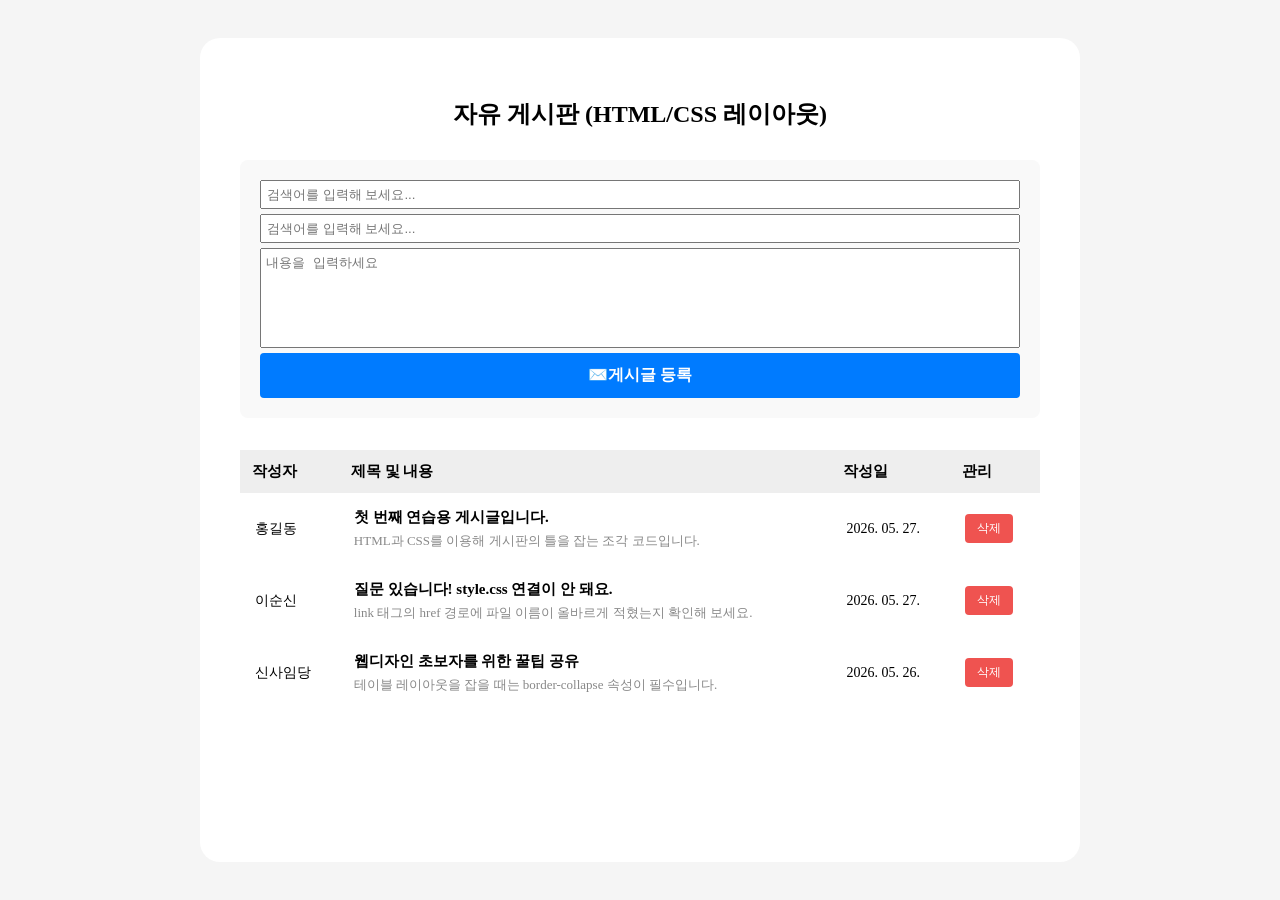
<file: projects/wab_nb527/index.html>
<head>
    <link rel="stylesheet" href="style.css">
</head>
<body>
    <div class="container">
        <h2>자유 게시판 (HTML/CSS 레이아웃)</h2>
        <div class="form-section">
            <input type="search"  class="input-field" placeholder="검색어를 입력해 보세요...">

            <input type="search"  class="input-field" placeholder="검색어를 입력해 보세요...">
    
            <textarea class="textarea-field" placeholder="내용을 입력하세요"></textarea>
    
            <input type="button" class="submit-btn" value="✉️게시글 등록" onclick="alert('게시글이 등록 되었습니다.')">
        </div>

        <table>
            <thead>
                <tr>
                    <th>작성자</th>
                    <th>제목 및 내용</th>
                    <th>작성일</th>
                    <th>관리</th>
                </tr>
            </thead>
            <tbody>
                <tr>
                    <td>홍길동</td>
                    <td class="content-cell">
                        <strong>첫 번째 연습용 게시글입니다.</strong>
                        <p>HTML과 CSS를 이용해 게시판의 틀을 잡는 조각 코드입니다.</p>
                    </td>
                    <td>2026. 05. 27.</td>
                    <td><button class="delete-btn">삭제</button></td>
                </tr>
                <tr>
                    <td>이순신</td>
                    <td class="content-cell">
                        <strong>질문 있습니다! style.css 연결이 안 돼요.</strong>
                        <p>link 태그의 href 경로에 파일 이름이 올바르게 적혔는지 확인해 보세요.</p>
                    </td>
                    <td>2026. 05. 27.</td>
                    <td><button class="delete-btn">삭제</button></td>
                </tr>
                <tr>
                    <td>신사임당</td>
                    <td class="content-cell">
                        <strong>웹디자인 초보자를 위한 꿀팁 공유</strong>
                        <p>테이블 레이아웃을 잡을 때는 border-collapse 속성이 필수입니다.</p>
                    </td>
                    <td>2026. 05. 26.</td>
                    <td><button class="delete-btn">삭제</button></td>
                </tr>
            </tbody>
        </table>
    </div>
</body>
</file>
<file: style.css>
@import url("https://fonts.googleapis.com/css2?family=Jua&display=swap");

body {
  margin: 0;
  display: grid;
  justify-content: center;
  align-items: center;
  height: 100vh;
  font-family: 'Gowun Dodum', sans-serif;
  background-color: #f0f4f8; /* 베이스는 차분한 그레이시 블루 */
  overflow: hidden;
  position: relative;
}

/* 배경 컨테이너 */
.bg-animation {
  position: fixed;
  top: 0;
  left: 0;
  width: 100%;
  height: 100%;
  z-index: -1;
  background: linear-gradient(to bottom, #e6f2ff, #b3d9ff); /* 하늘색 그라데이션 */
  overflow: hidden;
}

.snow-container {
  width: 100%;
  height: 100%;
}

/* 눈송이 기본 스타일 */
.snow {
  fill: white;
  opacity: 0.8;
  animation: fall linear infinite;
}

/* 거리감에 따른 눈송이 크기와 속도 조절 */
.snow--near {
  animation-duration: 7s;
  filter: blur(1px);
}

.snow--mid {
  animation-duration: 12s;
  opacity: 0.5;
  filter: blur(2px);
}

.snow--far {
  animation-duration: 18s;
  opacity: 0.3;
  filter: blur(3px);
}

/* 눈송이마다 시작 지연 시간을 다르게 해서 랜덤하게 내리는 느낌 부여 */
.snow:nth-child(1) { left: 10%; animation-delay: 0s; }
.snow:nth-child(2) { left: 30%; animation-delay: 2s; }
.snow:nth-child(3) { left: 50%; animation-delay: 4s; }
.snow:nth-child(4) { left: 70%; animation-delay: 1s; }
.snow:nth-child(5) { left: 90%; animation-delay: 3s; }
.snow:nth-child(6) { left: 20%; animation-delay: 5s; }
.snow:nth-child(7) { left: 45%; animation-delay: 0.5s; }
.snow:nth-child(8) { left: 65%; animation-delay: 2.5s; }
.snow:nth-child(9) { left: 80%; animation-delay: 4.5s; }

/* ❄️ 아래로 떨어지면서 좌우로 흔들리는 애니메이션 */
@keyframes fall {
  0% {
    transform: translateY(-10vh) translateX(0);
  }
  25% {
    transform: translateY(25vh) translateX(15px);
  }
  50% {
    transform: translateY(50vh) translateX(-15px);
  }
  75% {
    transform: translateY(75vh) translateX(15px);
  }
  100% {
    transform: translateY(110vh) translateX(0);
  }
}



.bg-box{
  background-color: rgb(170, 222, 247);
  width: 350px;
  padding: 40px 30px;
  border-radius: 20px;
  box-shadow: 0 10px 30px rgba(0, 0, 0, 0.1); /* 그림자 효과 */
  text-align: center; /* 카드 안의 모든 요소를 가운데 정렬 */
}

.main-container {
  display: grid;
  grid-template-columns: 350px 1fr; 
  gap: 80px; 
  align-items: stretch; /* ✨ 핵심: 왼쪽과 오른쪽의 높이를 동일하게 맞춤 */
  width: 90%;
  max-width: 1200px;
  margin: 0 auto;
  z-index: 10;
  position: relative;
}

/* 오른쪽 사진 그리드 간격도 살짝 조정 */
.photo-grid {
  display: grid;
  grid-template-columns: repeat(3, 1fr); /* 3열 */
  grid-template-rows: repeat(2, 1fr);    /* 2행 */
  gap: 20px; 
}

.item {
  width: 100%;
  /* height: 200px;  <-- ❌ 기존의 고정 높이는 삭제하거나 주석 처리하세요! */
  height: 100%;      /* ✨ 부모(photo-grid)가 준 높이를 꽉 채웁니다 */
  border-radius: 20px;
  overflow: hidden;
  box-shadow: 0 10px 25px rgba(0,0,0,0.1);
}

.item img {
  width: 100%;
  height: 100%;
  object-fit: cover; /* 사진이 일그러지지 않게 꽉 채움 */
  transition: transform 0.4s ease;
}

.profile-img {
  width: 120px;
  height: 120px;
  border-radius: 50%; /* 50%를 주면 완벽한 원이 됩니다 */
  object-fit: cover;
  margin-bottom: 30px;
  border: 3px solid #fcfbb9; /* 테두리 색상 */
}

.name {
  /* 글자 색상, 크기, 굵기를 변경해보세요 */
  color: #1f2937;
  font-size: 24px;
  font-weight: bold;
  margin-bottom: 5px;
}

.job-title {
  /* 글자 색상을 회색 톤으로 바꾸고 살짝 띄워보세요 */
  color: #c990bf; /* 메인 테마색인 초록색 사용 */
  font-size: 14px;
  letter-spacing: 2px; /* 자간(글자 사이 간격) 넓히기 */
  margin-bottom: 20px;
}

.about-me {
  color: #4b5563;
  font-size: 15px;
  line-height: 1.6; /* 줄 간격 넓혀서 가독성 높이기 */
  margin-bottom: 30px;
  text-align: left; /* 본문만 왼쪽 정렬로 변경 */
  word-break: keep-all; /* 단어 단위로 줄바꿈 (한글 가독성에 좋음) */
}

.contact-info {
  display: inline-block;
  background-color: #f3f4f6;
  color: #374151;
  padding: 8px 15px;
  border-radius: 20px;
  font-size: 13px;
  margin: 5px;
  text-decoration: none; /* 링크 밑줄 제거 */
}

/* 연락처에 마우스 올렸을 때 효과 */
.contact-info:hover {
  background-color: #10b981;
  color: white;
}

/* ✨ 마우스를 올렸을 때 이미지 확대 효과 */
.item:hover img {
  transform: scale(1.1); /* 1.1배 커짐 (숫자를 키우면 더 많이 커져요) */
}

/* 추가 팁: 사진에 마우스를 올렸을 때 약간 밝아지거나 어두워지게 하고 싶다면? */
.item:hover {
  box-shadow: 0 15px 35px rgba(0,0,0,0.2); /* 그림자도 살짝 더 진하게 */
  border-color: rgb(42, 230, 255);        /* 초록 테두리 강조 */
  box-shadow: 0 10px 28px rgb(131, 251, 255);  /* 초록 그림자 */
}
</file>
<file: projects/cafe/style.css>
* {
    margin: 0;
    padding: 0;
    box-sizing: border-box;
}

body {
    background-color: #f9f7f2; /* 링크 페이지 특유의 따뜻한 연베이지 */
    font-family: 'Noto Sans KR', sans-serif;
    color: #333;
}

/* 헤더 */
header {
    text-align: center;
    padding: 50px 20px;
    background-color: #fff;
    border-bottom: 1px solid #e8e5dd;
}

header h1 {
    font-size: 2.5rem;
    color: #2a241e;
    margin-bottom: 8px;
}

header p {
    font-size: 1rem;
    color: #8a8175;
    font-weight: 300;
}

/* 메인 섹션 */
.menu-section {
    max-width: 1200px;
    margin: 40px auto;
    padding: 0 20px;
}

.menu-section h2 {
    font-size: 1.8rem;
    text-align: left;
    margin-bottom: 40px;
    color: #3a322a;
    padding-bottom: 15px;
    border-bottom: 2px solid #f80404;
    display: inline-block;
}

/* 그리드 배치 (한 줄에 4개씩 깔끔한 열 정렬) */
.menu-item {
    display: grid;
    grid-template-columns: repeat(4, 1fr);
    gap: 25px; 
}

/* 개별 카드 감싸는 박스 */
.card-wrap {
    background-color: #fff;
    border: 1px solid #e8e5dd;
    border-radius: 4px;
    overflow: hidden;
    box-shadow: 0 4px 12px rgba(0,0,0,0.02);
    transition: transform 0.3s ease;
}

.card-wrap:hover {
    transform: translateY(-4px);
}

/* 카드 내부 구조 정의 */
.card {
    display: flex;
    flex-direction: column;
    height: 100%;
}

.card img {
    width: 100%;
    height: 240px;
    object-fit: cover;
    display: block;
}

/* 인포 박스 */
.info-box {
    padding: 20px;
    display: flex;
    flex-direction: column;
    flex-grow: 1; 
}

/* ★ Flexbox 반영: 메뉴명(왼쪽 끝)과 가격(오른쪽 끝) 정렬 ★ */
.menu-title {
    font-size: 1.25rem;
    color: #222;
    margin-bottom: 15px;
    
    display: flex;                  /* Flexbox 레이아웃 적용 */
    flex-direction: row;            /* 가로 방향 정렬 */
    justify-content: space-between; /* 양 끝 정렬 (이름은 왼쪽, 가격은 오른쪽) */
    align-items: center;            /* 글자 세로 정중앙 맞춤 */
}

/* 왼쪽 끝 메뉴명 스타일 */
.title-txt {
    font-weight: 700;
}

/* 오른쪽 끝 가격 스타일 */
.menu-price {
    font-size: 1.1rem;
    color: #e90606; 
    font-weight: 700;
    /* 가격이 제목 라인으로 올라왔으므로, 기존 하단 배치용 속성들은 깔끔하게 지웠습니다 */
}

.menu-desc {
    font-size: 0.9rem;
    color: #666;
    line-height: 1.5;
    min-height: 54px; /* 글자 수 달라도 카드 높이 통일 */
}

/* 푸터 */
footer {
    text-align: center;
    padding: 40px 20px;
    color: #f1952c;
    font-size: 0.85rem;
    margin-top: 60px;
}

/* 📱 화면이 좁아지는 태블릿이나 모바일을 위한 반응형 처리 */
@media (max-width: 1024px) {
    .menu-item {
        grid-template-columns: repeat(2, 1fr); /* 화면이 작아지면 한 줄에 2개씩 */
    }
}

@media (max-width: 600px) {
    .menu-item {
        grid-template-columns: 1fr; /* 모바일에서는 한 줄에 1개씩 세로로 */
    }
}

/* 깃 저장 코드순서 */
/* git init */
/* git add . */
/* git commit -m "저장할것 이름" */
/* git push origin main */
</file>
<file: projects/Diary/style.css>
* {
  margin: 0;
  padding: 0;
  box-sizing: border-box;
  font-family:
    "Pretendard",
    -apple-system,
    BlinkMacSystemFont,
    sans-serif;
}

body {
  background-color: #f1f5f9;
  display: flex;
  justify-content: center;
  align-items: center;
  min-height: 100vh;
  padding: 20px;
}


.calendar-container {
  background-color: #ffffff;
  width: 100%;
  max-width: 800px;
  border-radius: 20px;
  box-shadow: 0 10px 25px rgba(15, 23, 42, 0.05);
  padding: 24px;
}


.calendar-header {
  text-align: center;
  margin-bottom: 24px;
}

.calendar-header h1 {
  font-size: 26px;
  color: #0f172a;
  font-weight: 800;
}


.calendar-header p {
  font-size: 13px;
  color: #94a3b8;
  margin-top: 2px;
  text-transform: uppercase;
  letter-spacing: 1px;
}

.weeks, .days {
  display: grid;
  grid-template-columns: repeat(7, 1fr);
  text-align: center;
  font-weight: 700;
  font-size: 14px;
  color: #64748b;
  padding-bottom: 12px;
  border-bottom: 2px solid #f1f5f9;
  margin-bottom: 12px;
}

.weeks .sun {
  color: #ef4444;
}
.weeks .sat {
  color: #3b82f6;
}

.calendar-days {
  display: grid;
  grid-template-columns: repeat(7, 1fr);
  gap: 8px;
}

.day {
  background-color: #ffffff;
  border: 1px solid #e2e8f0;
  border-radius: 12px;
  padding: 8px;
  display: flex;
  flex-direction: column;
  justify-content: space-between;
  aspect-ratio: 1 / 1.15;
  position: relative;
  transition:
    transform 0.2s ease,
    box-shadow 0.2s ease;
}

.day:not(.sleep):hover {
    transform: translateY(-2px);
  box-shadow: 0 6px 12px rgba(0, 0, 0, 0.05);
  border-color: #cbd5e1;
}

.day:not(.empty):hover .emoji-slot svg {
  transform: scale(1.15);
}

.day.empty {
  background-color: #f8fafc;
  border: none;
}

.day .num {
  font-size: 13px;
  font-weight: 700;
  color: #475569;
}


.day.sun .num {
  color: #ef4444;
}
.day.sat .num {
  color: #3b82f6;
}

.emoji-slot {
  flex-grow: 1;
  display: flex;
  justify-content: center;
  align-items: center;
  padding-top: 4px;
}

.emoji-slot svg {
  width: 60%;
  height: 60%;
  max-width: 36px;
  max-height: 36px;
  transition: transform 0.2s cubic-bezier(0.175, 0.885, 0.32, 1.275);
}

.day.today {
  border: 2px solid #10b981;
  background-color: #f0fdf4;
}

.day.today .num {
  background-color: #10b981;
  color: #ffffff !important;
  padding: 2px 6px;
  border-radius: 6px;
  font-size: 11px;
  display: inline-block;
}
</file>
<file: projects/wab_history/style.css>
/* =====================================================================
   한 인물 연대기 갤러리 - 스타일시트(CSS)
   ---------------------------------------------------------------------
   CSS 문법:  선택자 { 속성: 값; }   예) h1 { color: red; }
===================================================================== */


/* ---------------------------------------------------------------------
   1) 변수(커스텀 속성)
   :root 에 색을 모아두면 한 곳만 고쳐 전체 색을 바꿀 수 있다.
   사용할 때는 var(--이름) 형태.
--------------------------------------------------------------------- */
:root {
  --bg:        #f5f2ec;   /* 페이지 배경(미색) */
  --surface:   #ffffff;   /* 카드 표면(흰색) */
  --text:      #2b2b2b;   /* 기본 글자색 */
  --muted:     #6f6f6f;   /* 보조 글자색 */
  --accent:    #7a4a23;   /* 강조색(갈색) */
  --accent-2:  #c9a36b;   /* 보조 강조색(금빛) */
  --line:      #d8cdbb;   /* 타임라인 세로선 색 */
}


/* ---------------------------------------------------------------------
   2) 기본 초기화
   * = 모든 요소. 브라우저 기본 여백을 0으로 맞춰 일관성 확보.
   box-sizing: border-box → padding/border 를 너비에 포함해 계산.
--------------------------------------------------------------------- */
* {
  margin: 0;
  padding: 0;
  box-sizing: border-box;
}


/* ---------------------------------------------------------------------
   3) 본문 기본
   body 의 글꼴/색은 자식들에게 상속된다.
--------------------------------------------------------------------- */
body {
  font-family: "맑은 고딕", "Malgun Gothic", sans-serif;
  background-color: var(--bg);
  color: var(--text);
  line-height: 1.7;     /* 줄 간격 → 읽기 편하게 */
}


/* =====================================================================
   [공통] 사진 placeholder
   실제 <img> 로 바꾸기 전까지 자리를 보여주는 빗금무늬 박스.
   repeating-linear-gradient 로 사선 줄무늬를 그린다.
===================================================================== */
.hero-photo,
.event-photo {
  background-color: #e7ded0;
  background-image: repeating-linear-gradient(
    45deg,                         /* 45도 기울인 줄무늬 */
    rgba(0, 0, 0, 0.04) 0px,
    rgba(0, 0, 0, 0.04) 10px,
    transparent 10px,
    transparent 20px
  );
  /* flex 로 안의 라벨 글자를 정중앙 배치 */
  display: flex;
  align-items: center;
  justify-content: center;
}

/* placeholder 안의 "사진/초상화" 글자 */
.photo-label {
  color: var(--muted);
  font-size: 0.9rem;
  letter-spacing: 1px;
}


/* =====================================================================
   [1] 히어로 섹션
===================================================================== */
.hero {
  /* flexbox: 자식(사진 / 텍스트)을 가로로 나란히 배치. */
  display: flex;
  align-items: center;            /* 세로 가운데 정렬 */
  gap: 40px;                      /* 사진과 텍스트 사이 간격 */

  max-width: 1000px;
  margin: 0 auto;                 /* 좌우 auto → 페이지 가운데 */
  padding: 60px 24px;
}

/* 히어로 대표 사진 박스 */
.hero-photo {
  flex: 0 0 260px;               /* 늘지도 줄지도 않고 너비 260px 고정 */
  height: 320px;
  border-radius: 12px;
  box-shadow: 0 8px 24px rgba(0, 0, 0, 0.15);  /* 떠 있는 그림자 */
}

/* 히어로 텍스트 묶음: 남은 공간을 모두 차지 */
.hero-text {
  flex: 1;
}

.hero-name {
  font-size: 2.6rem;
  color: var(--accent);
  margin-bottom: 8px;
}

.hero-life {
  color: var(--accent-2);
  font-size: 1rem;
  letter-spacing: 1px;
  margin-bottom: 18px;
}

.hero-summary {
  font-size: 1.05rem;
  color: var(--text);
  margin-bottom: 20px;
}

/* 키워드 태그 목록 */
.hero-tags {
  list-style: none;              /* 목록 앞 점(•) 제거 */
  display: flex;                 /* 태그를 가로로 나열 */
  flex-wrap: wrap;               /* 공간 부족하면 다음 줄로 */
  gap: 8px;
}

/* 태그 하나하나의 알약 모양 */
.hero-tags li {
  background-color: var(--accent);
  color: #ffffff;
  font-size: 0.85rem;
  padding: 4px 14px;
  border-radius: 20px;
}


/* =====================================================================
   [2] 타임라인(일대기) 섹션
===================================================================== */
.timeline {
  max-width: 760px;
  margin: 0 auto;
  padding: 20px 24px 60px;
}

.timeline-title {
  text-align: center;
  font-size: 1.8rem;
  color: var(--accent);
  margin-bottom: 40px;
}

/* 타임라인 전체 묶음.
   position: relative 는 자식의 가로 세로선(::before)을 기준 잡는 데 필요. */
.timeline-track {
  position: relative;
  padding-left: 40px;            /* 왼쪽 세로선 자리 확보 */
}

/* 타임라인 왼쪽을 따라 흐르는 세로선.
   ::before 는 요소 앞에 만들어내는 가상 요소(내용 없는 장식용). */
.timeline-track::before {
  content: "";                   /* 가상 요소는 content 가 꼭 있어야 보임 */
  position: absolute;            /* track 기준으로 위치 고정 */
  left: 11px;
  top: 0;
  bottom: 0;
  width: 2px;
  background-color: var(--line);
}


/* ---------------------------------------------------------------------
   일대기 항목 1개
--------------------------------------------------------------------- */
.event {
  position: relative;            /* 동그란 점(::before)의 기준 */
  display: flex;                 /* 사진 + 본문을 가로로 */
  gap: 18px;
  background-color: var(--surface);
  border-radius: 12px;
  padding: 16px;
  margin-bottom: 28px;
  box-shadow: 0 4px 12px rgba(0, 0, 0, 0.06);
}

/* 세로선 위에 찍히는 동그란 점(시점 표시). */
.event::before {
  content: "";
  position: absolute;
  left: -34px;                   /* 카드 왼쪽 바깥의 세로선 위치로 */
  top: 22px;
  width: 14px;
  height: 14px;
  border-radius: 50%;            /* 원 모양 */
  background-color: var(--accent);
  border: 3px solid var(--bg);   /* 배경색 테두리 → 선과 분리되어 보임 */
}

/* 각 사건의 사진 박스 */
.event-photo {
  flex: 0 0 110px;               /* 너비 110px 고정 */
  height: 110px;
  border-radius: 10px;
}

/* 사건 본문(연도/제목/설명) */
.event-body {
  flex: 1;
}

.event-year {
  display: inline-block;
  background-color: var(--accent-2);
  color: #ffffff;
  font-size: 0.85rem;
  font-weight: bold;
  padding: 2px 12px;
  border-radius: 12px;
  margin-bottom: 8px;
}

.event-title {
  font-size: 1.25rem;
  color: var(--accent);
  margin-bottom: 6px;
}

.event-desc {
  color: var(--muted);
  font-size: 0.97rem;
}


/* =====================================================================
   [3] 푸터(꼬리말)
===================================================================== */
.site-footer {
  background-color: var(--text);
  color: #cccccc;
  text-align: center;
  padding: 24px 20px;
  font-size: 0.9rem;
}


/* =====================================================================
   [4] 반응형: 화면이 좁을 때(모바일)
   @media = 특정 조건에서만 적용. 700px 이하일 때 아래 규칙 사용.
===================================================================== */
@media (max-width: 700px) {

  /* 히어로: 가로 배치를 세로 배치로 전환 */
  .hero {
    flex-direction: column;      /* 위→아래로 쌓기 */
    text-align: center;
    padding: 40px 20px;
  }

  .hero-photo {
    flex: 0 0 auto;              /* 고정 너비 해제 */
    width: 220px;
    height: 280px;
  }

  /* 태그를 가운데로 모음 */
  .hero-tags {
    justify-content: center;
  }

  /* 사건 카드: 사진을 위, 글을 아래로 세로 배치 */
  .event {
    flex-direction: column;
  }

  .event-photo {
    flex: 0 0 auto;
    width: 100%;                 /* 사진을 가로 꽉 채움 */
    height: 160px;
  }
}
</file>
<file: projects/wab_nb527/style.css>
body {
    display: flex;
    justify-content: center;
    background-color: #f5f5f5;
    padding: 30px;
}

.container {
    width: 800px;
    background-color: #fff;
    padding: 40px;
    border-radius: 20px;
}

h2 {
    text-align: center;
    margin-bottom: 30px;
    font-size: 24px;
}

.form-section {
    background-color: #f9f9f9;
    padding: 20px;
    border-radius: 8px;
    margin-bottom: 32px;
}

.input-field {
    width: 100%;
    padding: 5px;
    margin-bottom: 5px;
}

.textarea-field {
    width: 100%;
    height: 100px;
    padding: 5px;
    margin-bottom: 5px;
    resize: none;
}

.submit-btn {
    width: 100%;
    padding: 12px;
    background-color: #007bff;
    color: #ffffff;
    border: none;
    border-radius: 4px;
    font-size: 16px;
    font-weight: bold;
    cursor: pointer;
}

table {
    width: 100%;
    border-collapse: collapse; 
    text-align: left;
}

th {
    background-color: #eeeeee;
    padding: 12px;
    font-size: 15px;
    text-align: left;
    
}

td {
    padding: 15px;
    text-align: left;
    font-size: 14px;
}


.content-cell strong {
    display: block;
    font-size: 15px;
    margin-bottom: 5px;
}

.content-cell p {
    margin: 0;
    font-size: 13px;
    color: #888;
}

.delete-btn {
    background-color: #ef5350;
    color: white;
    border: none;
    padding: 6px 12px;
    border-radius: 4px;
    cursor: pointer;
    font-size: 12px;
}

.delete-btn:hover {
    background-color: #d32f2f;
}
</file>
